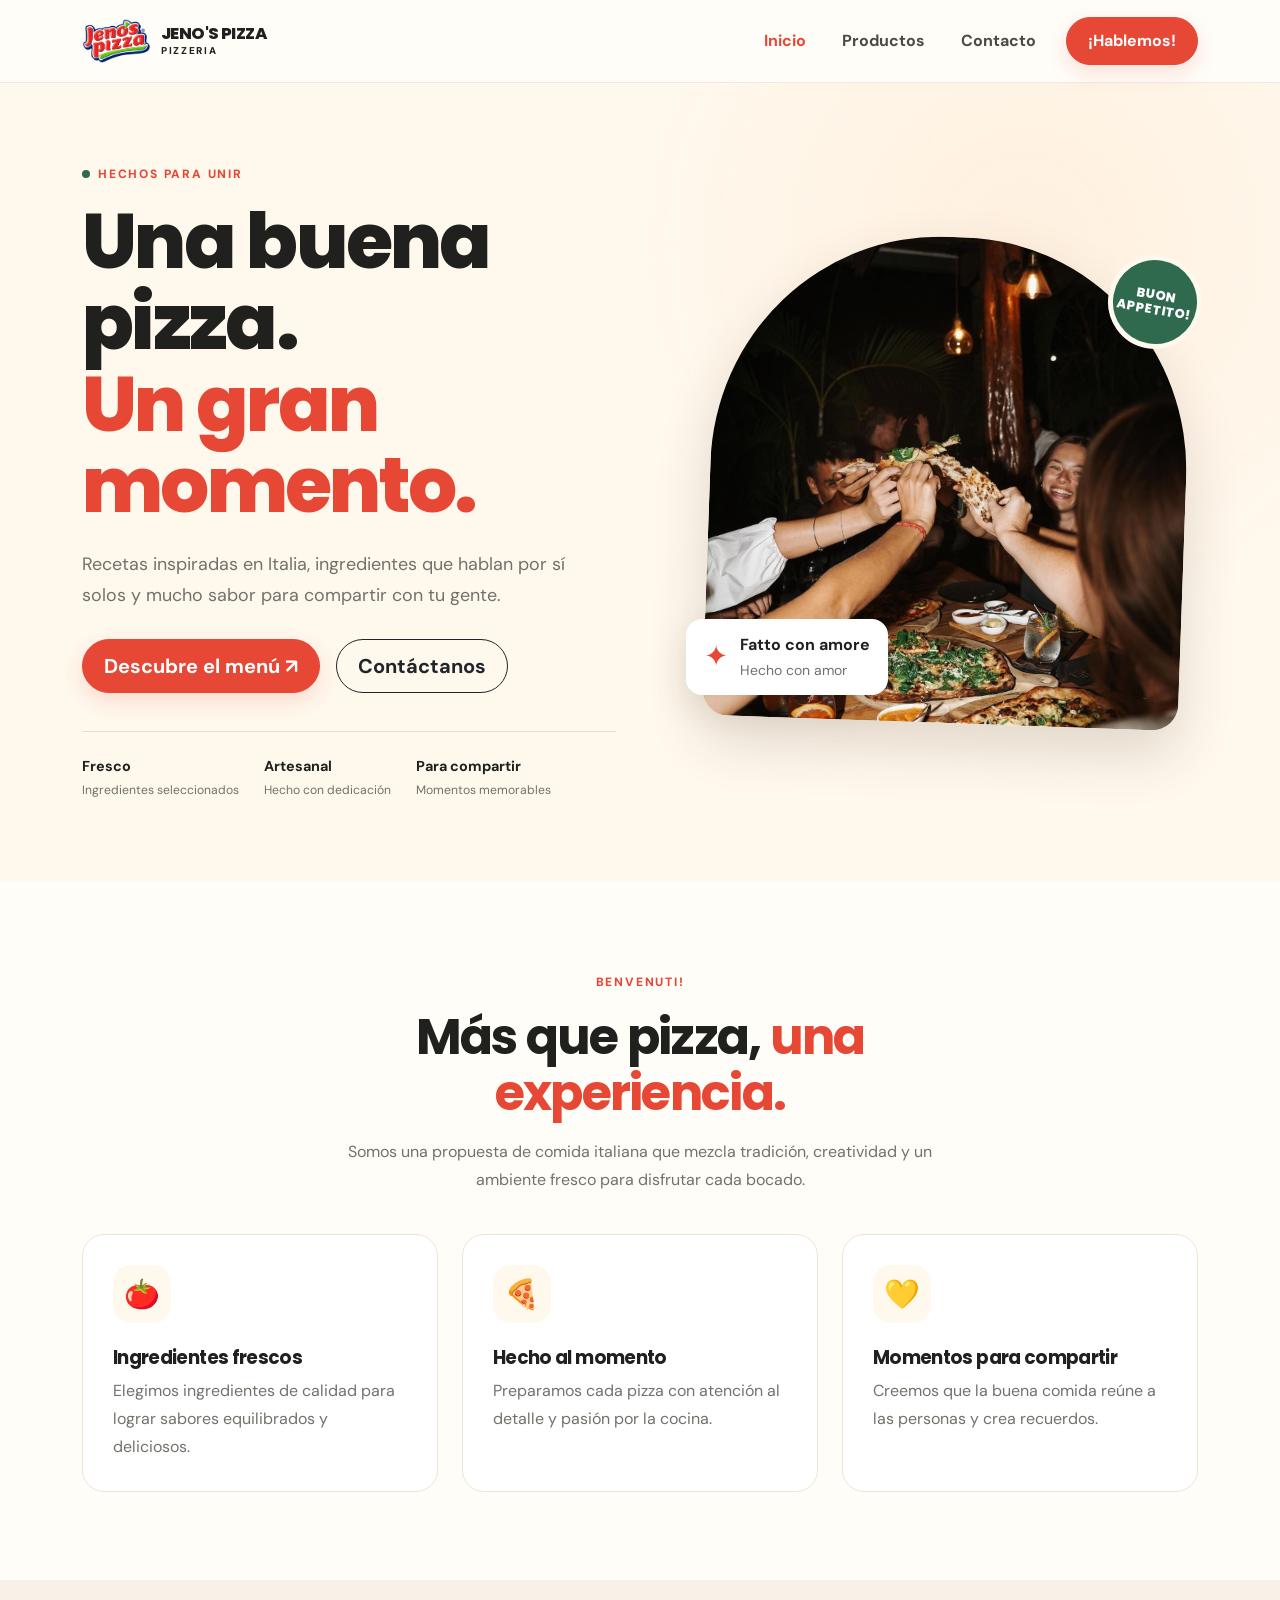
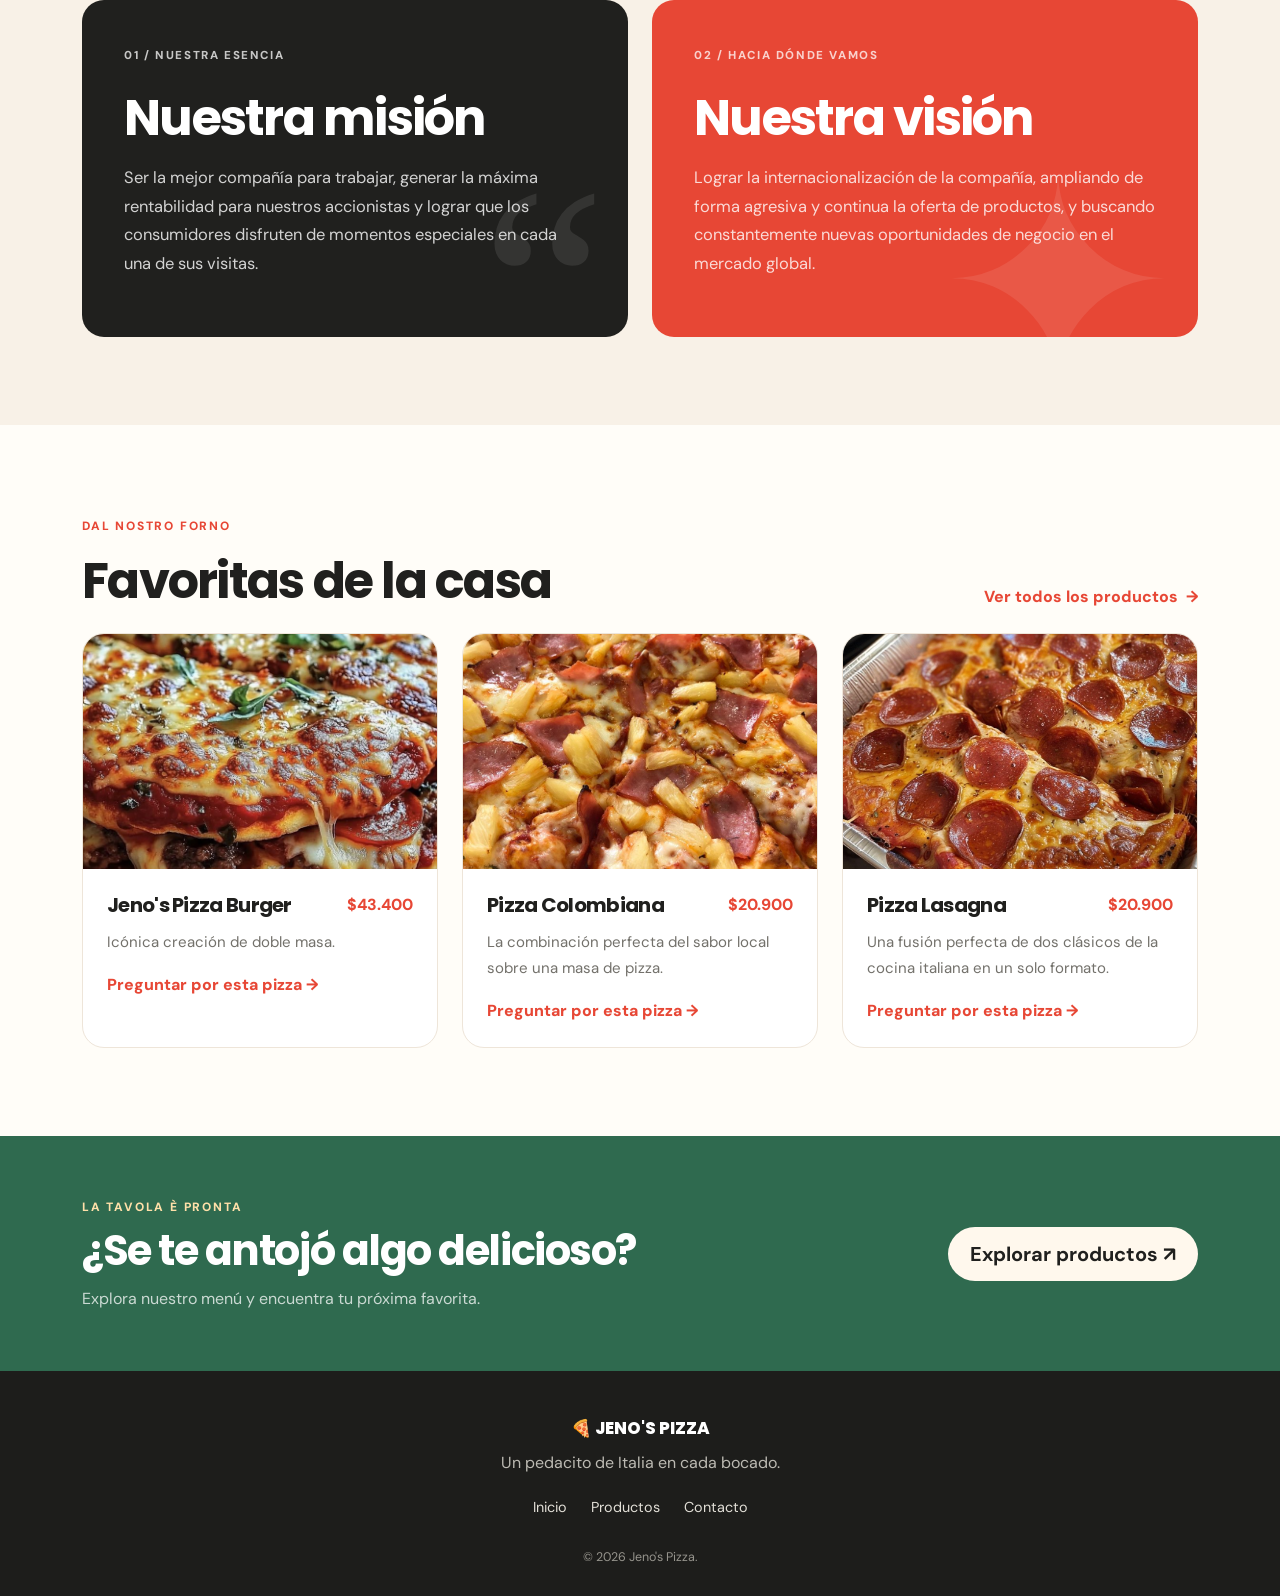
<file: index.html>
<!doctype html>
<html lang="es">

<head>
  <meta charset="utf-8">
  <meta name="viewport" content="width=device-width, initial-scale=1">
  <meta name="description" content="Pizzería italiana: pizzas artesanales, ingredientes frescos y momentos para compartir.">
  <link rel="icon" href="img/logo.png">
  <title>JENO'S PIZZA | Inicio</title>

  <!-- Fuentes -->
  <link rel="preconnect" href="https://fonts.googleapis.com">
  <link rel="preconnect" href="https://fonts.gstatic.com" crossorigin>
  <link href="https://fonts.googleapis.com/css2?family=DM+Sans:wght@400;500;600;700&family=Poppins:wght@500;600;700;800&display=swap" rel="stylesheet">

  <!-- Bootstrap -->
  <link href="https://cdn.jsdelivr.net/npm/bootstrap@5.3.3/dist/css/bootstrap.min.css" rel="stylesheet">

  <!-- Estilos -->
  <link rel="stylesheet" href="css/styles.css">
</head>

<body>

  <!-- ===== NAVBAR ===== -->
  <nav class="navbar navbar-expand-lg sticky-top site-navbar">
    <div class="container">
      <a class="navbar-brand brand-lockup" href="index.html">
        <img class="brand-logo" src="img/logo.png" alt="Jeno's Pizza, inicio" height="44">
        <span class="brand-name">JENO'S PIZZA<small>PIZZERIA</small></span>
      </a>

      <!-- Botón hamburguesa -->
      <button class="navbar-toggler" type="button"
              data-bs-toggle="collapse" data-bs-target="#mainNav"
              aria-controls="mainNav" aria-expanded="false" aria-label="Abrir menú">
        <span class="navbar-toggler-icon"></span>
      </button>

      <div class="collapse navbar-collapse" id="mainNav">
        <ul class="navbar-nav ms-auto align-items-lg-center gap-lg-2">
          <li class="nav-item"><a class="nav-link active" aria-current="page" href="index.html">Inicio</a></li>
          <li class="nav-item"><a class="nav-link" href="productos.html">Productos</a></li>
          <li class="nav-item"><a class="nav-link" href="contacto.html">Contacto</a></li>
          <li class="nav-item ms-lg-2"><a class="btn btn-tomato" href="contacto.html#formulario">¡Hablemos!</a></li>
        </ul>
      </div>
    </div>
  </nav>

  <main>

    <!-- ===== HERO ===== -->
    <section class="hero-section">
      <div class="container">
        <div class="row align-items-center g-5">

          <div class="col-lg-6">
            <span class="eyebrow"><span class="eyebrow-dot"></span> Hechos para unir</span>
            <h1>Una buena pizza.<br><span class="text-tomato">Un gran momento.</span></h1>
            <p class="hero-copy">
              Recetas inspiradas en Italia, ingredientes que hablan por sí solos y mucho sabor para compartir con tu gente.
            </p>

            <div class="d-flex flex-wrap gap-3">
              <a class="btn btn-tomato btn-lg" href="productos.html">Descubre el menú <span aria-hidden="true">↗</span></a>
              <a class="btn btn-outline-dark btn-lg" href="contacto.html">Contáctanos</a>
            </div>

            <div class="hero-highlights">
              <div><strong>Fresco</strong><span>Ingredientes seleccionados</span></div>
              <div><strong>Artesanal</strong><span>Hecho con dedicación</span></div>
              <div><strong>Para compartir</strong><span>Momentos memorables</span></div>
            </div>
          </div>

          <div class="col-lg-6">
            <div class="hero-image-wrap">
              <img class="hero-image"
                   src="img/inicio.jpg"
                   alt="Pizza artesanal recién horneada con queso y albahaca">
              <div class="floating-note">
                <span aria-hidden="true">✦</span>
                <div><strong>Fatto con amore</strong><small>Hecho con amor</small></div>
              </div>
              <div class="hero-sticker" aria-hidden="true">BUON<br>APPETITO!</div>
            </div>
          </div>

        </div>
      </div>
    </section>

    <!-- ===== INTRODUCCIÓN / VALORES ===== -->
    <section class="section-padding intro-section">
      <div class="container">
        <div class="section-heading text-center mx-auto">
          <span class="eyebrow">Benvenuti!</span>
          <h2>Más que pizza, <span class="text-tomato">una experiencia.</span></h2>
          <p>Somos una propuesta de comida italiana que mezcla tradición, creatividad y un ambiente fresco para disfrutar cada bocado.</p>
        </div>

        <div class="row g-4 mt-3">
          <div class="col-md-4">
            <article class="value-card">
              <div class="value-icon" aria-hidden="true">🍅</div>
              <h3>Ingredientes frescos</h3>
              <p>Elegimos ingredientes de calidad para lograr sabores equilibrados y deliciosos.</p>
            </article>
          </div>

          <div class="col-md-4">
            <article class="value-card">
              <div class="value-icon" aria-hidden="true">🍕</div>
              <h3>Hecho al momento</h3>
              <p>Preparamos cada pizza con atención al detalle y pasión por la cocina.</p>
            </article>
          </div>

          <div class="col-md-4">
            <article class="value-card">
              <div class="value-icon" aria-hidden="true">💛</div>
              <h3>Momentos para compartir</h3>
              <p>Creemos que la buena comida reúne a las personas y crea recuerdos.</p>
            </article>
          </div>
        </div>
      </div>
    </section>

    <!-- ===== MISIÓN Y VISIÓN ===== -->
    <section class="mission-section section-padding">
      <div class="container">
        <div class="row g-4 align-items-stretch">

          <div class="col-lg-6">
            <article class="mission-card mission-dark">
              <span class="card-kicker">01 / Nuestra esencia</span>
              <h2>Nuestra misión</h2>
              <p>Ser la mejor compañía para trabajar, generar la máxima rentabilidad para nuestros accionistas y lograr que los consumidores disfruten de momentos especiales en cada una de sus visitas.</p>
              <span class="decorative-mark" aria-hidden="true">“</span>
            </article>
          </div>

          <div class="col-lg-6">
            <article class="mission-card mission-red">
              <span class="card-kicker">02 / Hacia dónde vamos</span>
              <h2>Nuestra visión</h2>
              <p>Lograr la internacionalización de la compañía, ampliando de forma agresiva y continua la oferta de productos, y buscando constantemente nuevas oportunidades de negocio en el mercado global.</p>
              <span class="decorative-mark" aria-hidden="true">✦</span>
            </article>
          </div>

        </div>
      </div>
    </section>

    <!-- ===== FAVORITAS DE LA CASA ===== -->
    <section class="section-padding featured-section">
      <div class="container">

        <div class="d-flex flex-column flex-md-row align-items-md-end justify-content-between gap-3 mb-4">
          <div>
            <span class="eyebrow">Dal nostro forno</span>
            <h2 class="mb-0">Favoritas de la casa</h2>
          </div>
          <a class="text-link" href="productos.html">Ver todos los productos <span aria-hidden="true">→</span></a>
        </div>

        <div class="row g-4">

          <div class="col-md-4">
            <article class="product-card">
              <img src="img/pizzaburger.jpg"
                   alt="Pizza Margherita con tomate, queso y albahaca" loading="lazy">
              <div class="product-card-body">
                <div class="product-title-row">
                  <h3>Jeno's Pizza Burger</h3>
                  <span class="price">$43.400</span>
                </div>
                <p>Icónica creación de doble masa.</p>
                <a href="contacto.html#formulario" class="text-link">Preguntar por esta pizza →</a>
              </div>
            </article>
          </div>

          <div class="col-md-4">
            <article class="product-card">
              <img src="img/colombiana.jpg"
                   alt="Pizza de pepperoni recién horneada" loading="lazy">
              <div class="product-card-body">
                <div class="product-title-row">
                  <h3>Pizza Colombiana</h3>
                  <span class="price">$20.900</span>
                </div>
                <p>La combinación perfecta del sabor local sobre una masa de pizza.</p>
                <a href="contacto.html#formulario" class="text-link">Preguntar por esta pizza →</a>
              </div>
            </article>
          </div>

          <div class="col-md-4">
            <article class="product-card">
              <img src="img/lasagna.jpg"
                   alt="Pizza artesanal con variedad de ingredientes" loading="lazy">
              <div class="product-card-body">
                <div class="product-title-row">
                  <h3>Pizza Lasagna</h3>
                  <span class="price">$20.900</span>
                </div>
                <p>Una fusión perfecta de dos clásicos de la cocina italiana en un solo formato.</p>
                <a href="contacto.html#formulario" class="text-link">Preguntar por esta pizza →</a>
              </div>
            </article>
          </div>

        </div>
      </div>
    </section>

    <!-- ===== LLAMADO A LA ACCIÓN ===== -->
    <section class="cta-band">
      <div class="container d-flex flex-column flex-md-row align-items-md-center justify-content-between gap-3">
        <div>
          <span class="eyebrow eyebrow-light">La tavola è pronta</span>
          <h2>¿Se te antojó algo delicioso?</h2>
          <p>Explora nuestro menú y encuentra tu próxima favorita.</p>
        </div>
        <a href="productos.html" class="btn btn-cream btn-lg">Explorar productos ↗</a>
      </div>
    </section>

  </main>

  <!-- ===== FOOTER ===== -->
  <footer class="site-footer">
    <div class="container footer-inner">
      <a class="footer-brand" href="index.html">🍕 JENO'S PIZZA</a>
      <p>Un pedacito de Italia en cada bocado.</p>

      <nav class="footer-links" aria-label="Enlaces del pie de página">
        <a href="index.html">Inicio</a>
        <a href="productos.html">Productos</a>
        <a href="contacto.html">Contacto</a>
      </nav>

      <small>© <span class="current-year"></span> Jeno's Pizza.</small>
    </div>
  </footer>

  <!-- Bootstrap JS -->
  <script src="https://cdn.jsdelivr.net/npm/bootstrap@5.3.3/dist/js/bootstrap.bundle.min.js"></script>

  <!-- Año automático en el footer -->
  <script>
    document.querySelectorAll('.current-year').forEach(function (el) {
      el.textContent = new Date().getFullYear();
    });
  </script>
</body>

</html>
</file>
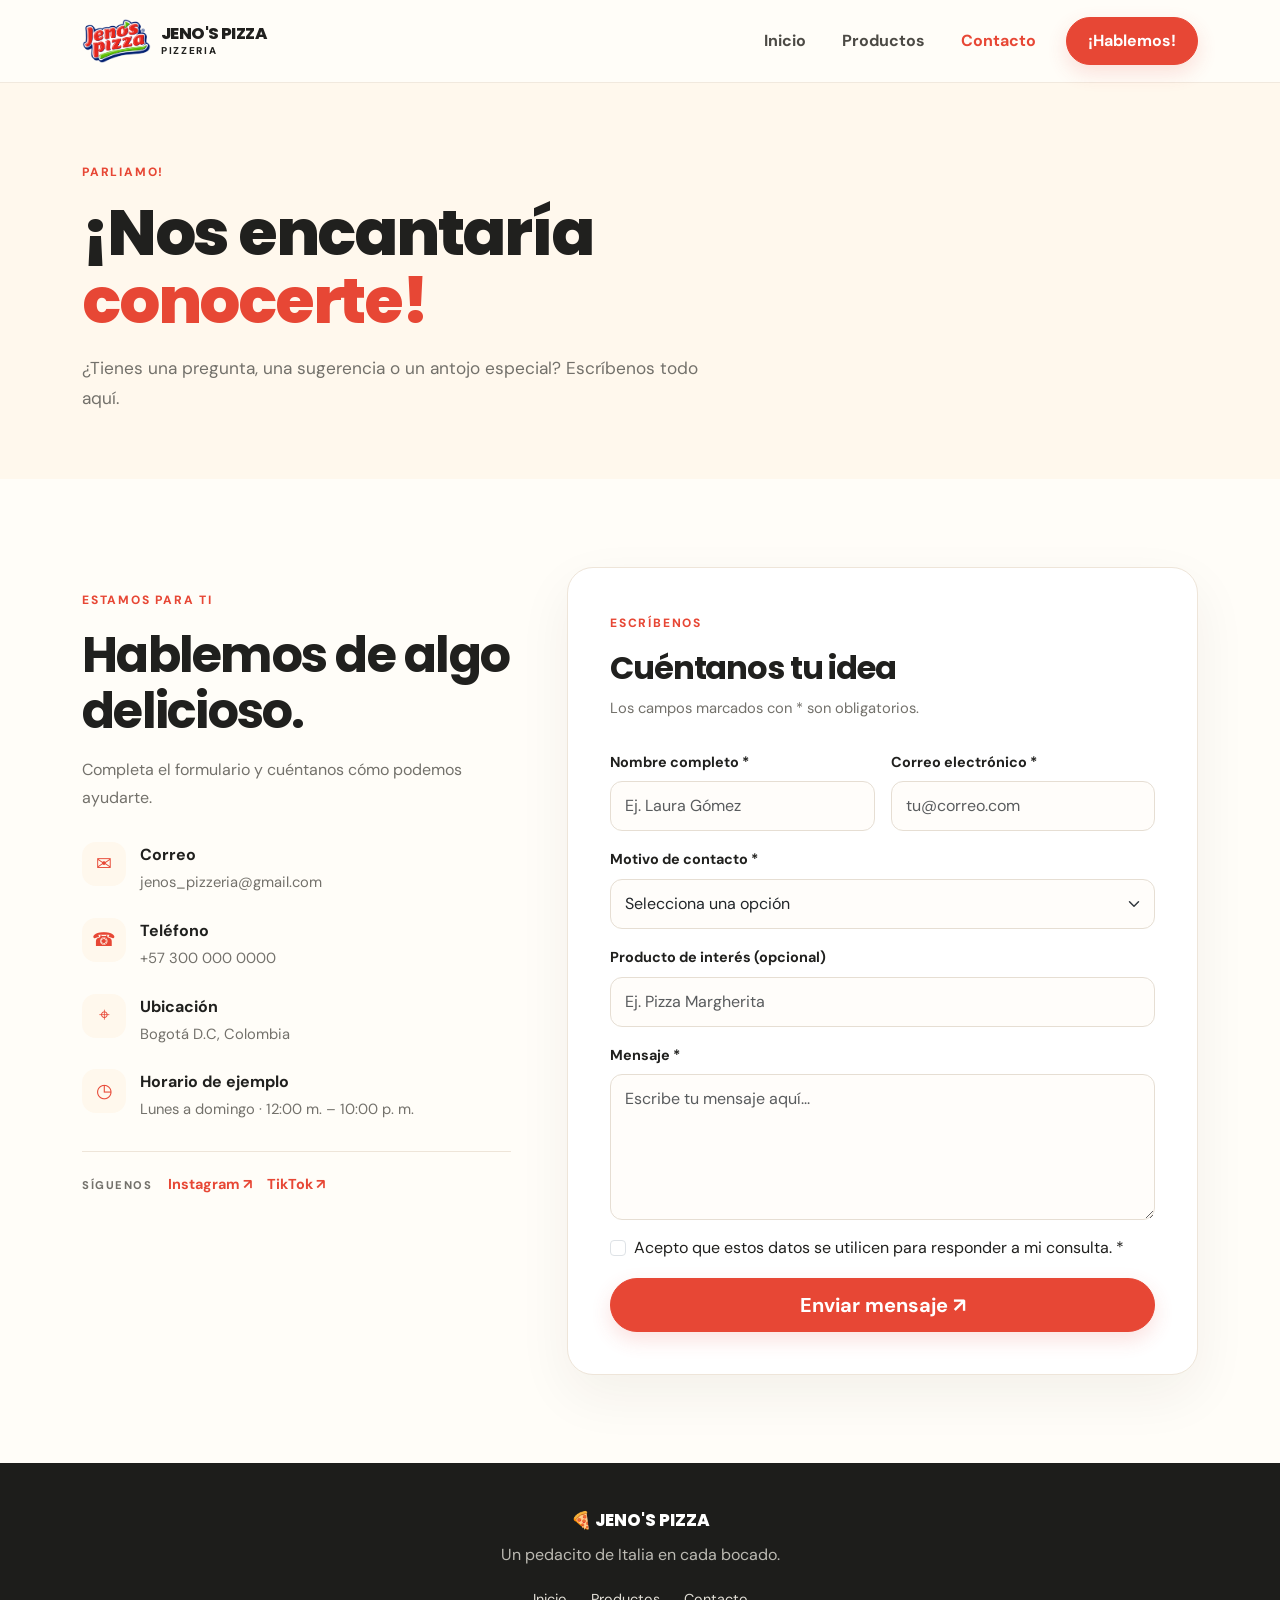
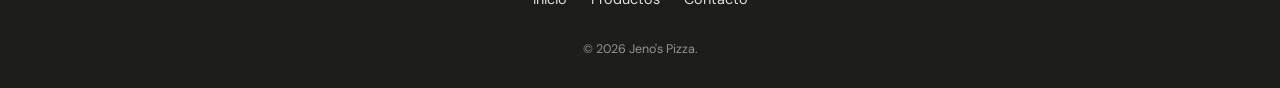
<file: contacto.html>
<!doctype html>
<html lang="es">

<head>
  <meta charset="utf-8">
  <meta name="viewport" content="width=device-width, initial-scale=1">
  <meta name="description" content="Contacta a nuestra pizzería italiana. Cuéntanos qué se te antoja.">
  <link rel="icon" href="img/logo.png">
  <title>Contacto | JENO'S PIZZA</title>

  <!-- Fuentes -->
  <link rel="preconnect" href="https://fonts.googleapis.com">
  <link rel="preconnect" href="https://fonts.gstatic.com" crossorigin>
  <link href="https://fonts.googleapis.com/css2?family=DM+Sans:wght@400;500;600;700&family=Poppins:wght@500;600;700;800&display=swap" rel="stylesheet">

  <!-- Bootstrap -->
  <link href="https://cdn.jsdelivr.net/npm/bootstrap@5.3.3/dist/css/bootstrap.min.css" rel="stylesheet">

  <!-- Estilos propios -->
  <link rel="stylesheet" href="css/styles.css">
</head>

<body>

  <!-- ===== NAVBAR ===== -->
  <nav class="navbar navbar-expand-lg sticky-top site-navbar">
    <div class="container">
      <a class="navbar-brand brand-lockup" href="index.html">
        <img class="brand-logo" src="img/logo.png" alt="Jeno's Pizza, inicio" height="44">
        <span class="brand-name">JENO'S PIZZA<small>PIZZERIA</small></span>
      </a>

      <!-- Botón hamburguesa (visible solo en celular/tablet) -->
      <button class="navbar-toggler" type="button"
              data-bs-toggle="collapse" data-bs-target="#mainNav"
              aria-controls="mainNav" aria-expanded="false" aria-label="Abrir menú">
        <span class="navbar-toggler-icon"></span>
      </button>

      <div class="collapse navbar-collapse" id="mainNav">
        <ul class="navbar-nav ms-auto align-items-lg-center gap-lg-2">
          <li class="nav-item"><a class="nav-link" href="index.html">Inicio</a></li>
          <li class="nav-item"><a class="nav-link" href="productos.html">Productos</a></li>
          <li class="nav-item"><a class="nav-link active" aria-current="page" href="contacto.html">Contacto</a></li>
          <li class="nav-item ms-lg-2"><a class="btn btn-tomato" href="#formulario">¡Hablemos!</a></li>
        </ul>
      </div>
    </div>
  </nav>

  <main>

    <!-- ===== ENCABEZADO DE LA PÁGINA ===== -->
    <section class="page-hero">
      <div class="container">
        <span class="eyebrow">Parliamo!</span>
        <h1>¡Nos encantaría <span class="text-tomato">conocerte!</span></h1>
        <p>¿Tienes una pregunta, una sugerencia o un antojo especial? Escríbenos todo aquí.</p>
      </div>
    </section>

    <!-- ===== CONTACTO ===== -->
    <section class="section-padding contact-section">
      <div class="container">
        <div class="row g-5">

          <!-- Información de contacto -->
          <div class="col-lg-5">
            <div class="contact-info">
              <span class="eyebrow">Estamos para ti</span>
              <h2>Hablemos de algo delicioso.</h2>
              <p>Completa el formulario y cuéntanos cómo podemos ayudarte.</p>

              <div class="contact-detail">
                <span class="contact-icon" aria-hidden="true">✉</span>
                <div><strong>Correo</strong><p>jenos_pizzeria@gmail.com</p></div>
              </div>

              <div class="contact-detail">
                <span class="contact-icon" aria-hidden="true">☎</span>
                <div><strong>Teléfono</strong><p>+57 300 000 0000</p></div>
              </div>

              <div class="contact-detail">
                <span class="contact-icon" aria-hidden="true">⌖</span>
                <div><strong>Ubicación</strong><p>Bogotá D.C, Colombia</p></div>
              </div>

              <div class="contact-detail">
                <span class="contact-icon" aria-hidden="true">◷</span>
                <div><strong>Horario de ejemplo</strong><p>Lunes a domingo · 12:00 m. – 10:00 p. m.</p></div>
              </div>

              <div class="contact-social">
                <span>SÍGUENOS</span>
                <a href="https://www.tiktok.com/@jenos.pizza">Instagram ↗</a>
                <a href="https://www.tiktok.com/@jenos.pizza">TikTok ↗</a>
              </div>
            </div>
          </div>

          <!-- Formulario -->
          <div class="col-lg-7" id="formulario">
            <div class="form-card">
              <div class="form-heading">
                <span class="eyebrow">Escríbenos</span>
                <h2>Cuéntanos tu idea</h2>
                <p>Los campos marcados con * son obligatorios.</p>
              </div>

              <form id="contact-form" class="needs-validation" novalidate>
                <div class="row g-3">

                  <div class="col-md-6">
                    <label class="form-label" for="nombre">Nombre completo *</label>
                    <input class="form-control" id="nombre" name="nombre" type="text"
                           placeholder="Ej. Laura Gómez" minlength="2" required>
                    <div class="invalid-feedback">Escribe tu nombre (mínimo 2 caracteres).</div>
                  </div>

                  <div class="col-md-6">
                    <label class="form-label" for="correo">Correo electrónico *</label>
                    <input class="form-control" id="correo" name="correo" type="email"
                           placeholder="tu@correo.com" required>
                    <div class="invalid-feedback">Ingresa un correo válido.</div>
                  </div>

                  <div class="col-12">
                    <label class="form-label" for="asunto">Motivo de contacto *</label>
                    <select class="form-select" id="asunto" name="asunto" required>
                      <option value="" selected disabled>Selecciona una opción</option>
                      <option>Consulta sobre productos</option>
                      <option>Evento o pedido especial</option>
                      <option>Sugerencia</option>
                      <option>Otro motivo</option>
                    </select>
                    <div class="invalid-feedback">Selecciona un motivo de contacto.</div>
                  </div>

                  <div class="col-12">
                    <label class="form-label" for="producto">Producto de interés (opcional)</label>
                    <input class="form-control" id="producto" name="producto" type="text"
                           placeholder="Ej. Pizza Margherita">
                  </div>

                  <div class="col-12">
                    <label class="form-label" for="mensaje">Mensaje *</label>
                    <textarea class="form-control" id="mensaje" name="mensaje" rows="5"
                              placeholder="Escribe tu mensaje aquí..." minlength="10" required></textarea>
                    <div class="invalid-feedback">Cuéntanos un poco más (mínimo 10 caracteres).</div>
                  </div>

                  <div class="col-12">
                    <div class="form-check">
                      <input class="form-check-input" type="checkbox" value="acepto" id="privacidad" required>
                      <label class="form-check-label" for="privacidad">
                        Acepto que estos datos se utilicen para responder a mi consulta. *
                      </label>
                      <div class="invalid-feedback">Debes aceptar para continuar.</div>
                    </div>
                  </div>

                  <div class="col-12">
                    <button class="btn btn-tomato btn-lg w-100" type="submit">
                      Enviar mensaje <span aria-hidden="true">↗</span>
                    </button>
                  </div>

                </div>

                <div id="form-success" class="alert alert-success mt-4 mb-0" role="status" hidden>
                  ¡Gracias por tus comentarios! Estamos trabajando para mejorar por ti y todos nuestros clientes.
                </div>
              </form>
            </div>
          </div>

        </div>
      </div>
    </section>

  </main>

  <!-- ===== FOOTER ===== -->
  <footer class="site-footer">
    <div class="container footer-inner">
      <a class="footer-brand" href="index.html">🍕 JENO'S PIZZA</a>
      <p>Un pedacito de Italia en cada bocado.</p>

      <nav class="footer-links" aria-label="Enlaces del pie de página">
        <a href="index.html">Inicio</a>
        <a href="productos.html">Productos</a>
        <a href="contacto.html">Contacto</a>
      </nav>

      <small>© <span class="current-year"></span> Jeno's Pizza.</small>
    </div>
  </footer>

  <!-- Bootstrap JS -->
  <script src="https://cdn.jsdelivr.net/npm/bootstrap@5.3.3/dist/js/bootstrap.bundle.min.js"></script>

  <script>
    // Año automático en el footer
    document.querySelectorAll('.current-year').forEach(function (el) {
      el.textContent = new Date().getFullYear();
    });

    // Si llegas desde "Consultar producto", rellena el campo con ese producto
    var producto = new URLSearchParams(window.location.search).get('producto');
    if (producto) {
      document.getElementById('producto').value = producto;
    }

    // Validación del formulario (Bootstrap) + mensaje de confirmación de prueba
    var form = document.getElementById('contact-form');
    var success = document.getElementById('form-success');

    form.addEventListener('submit', function (event) {
      event.preventDefault();

      if (!form.checkValidity()) {
        event.stopPropagation();
        form.classList.add('was-validated');
        success.hidden = true;
        return;
      }

      // Formulario válido: mostramos la confirmación y limpiamos los campos
      success.hidden = false;
      form.reset();
      form.classList.remove('was-validated');
    });
  </script>
</body>

</html>
</file>
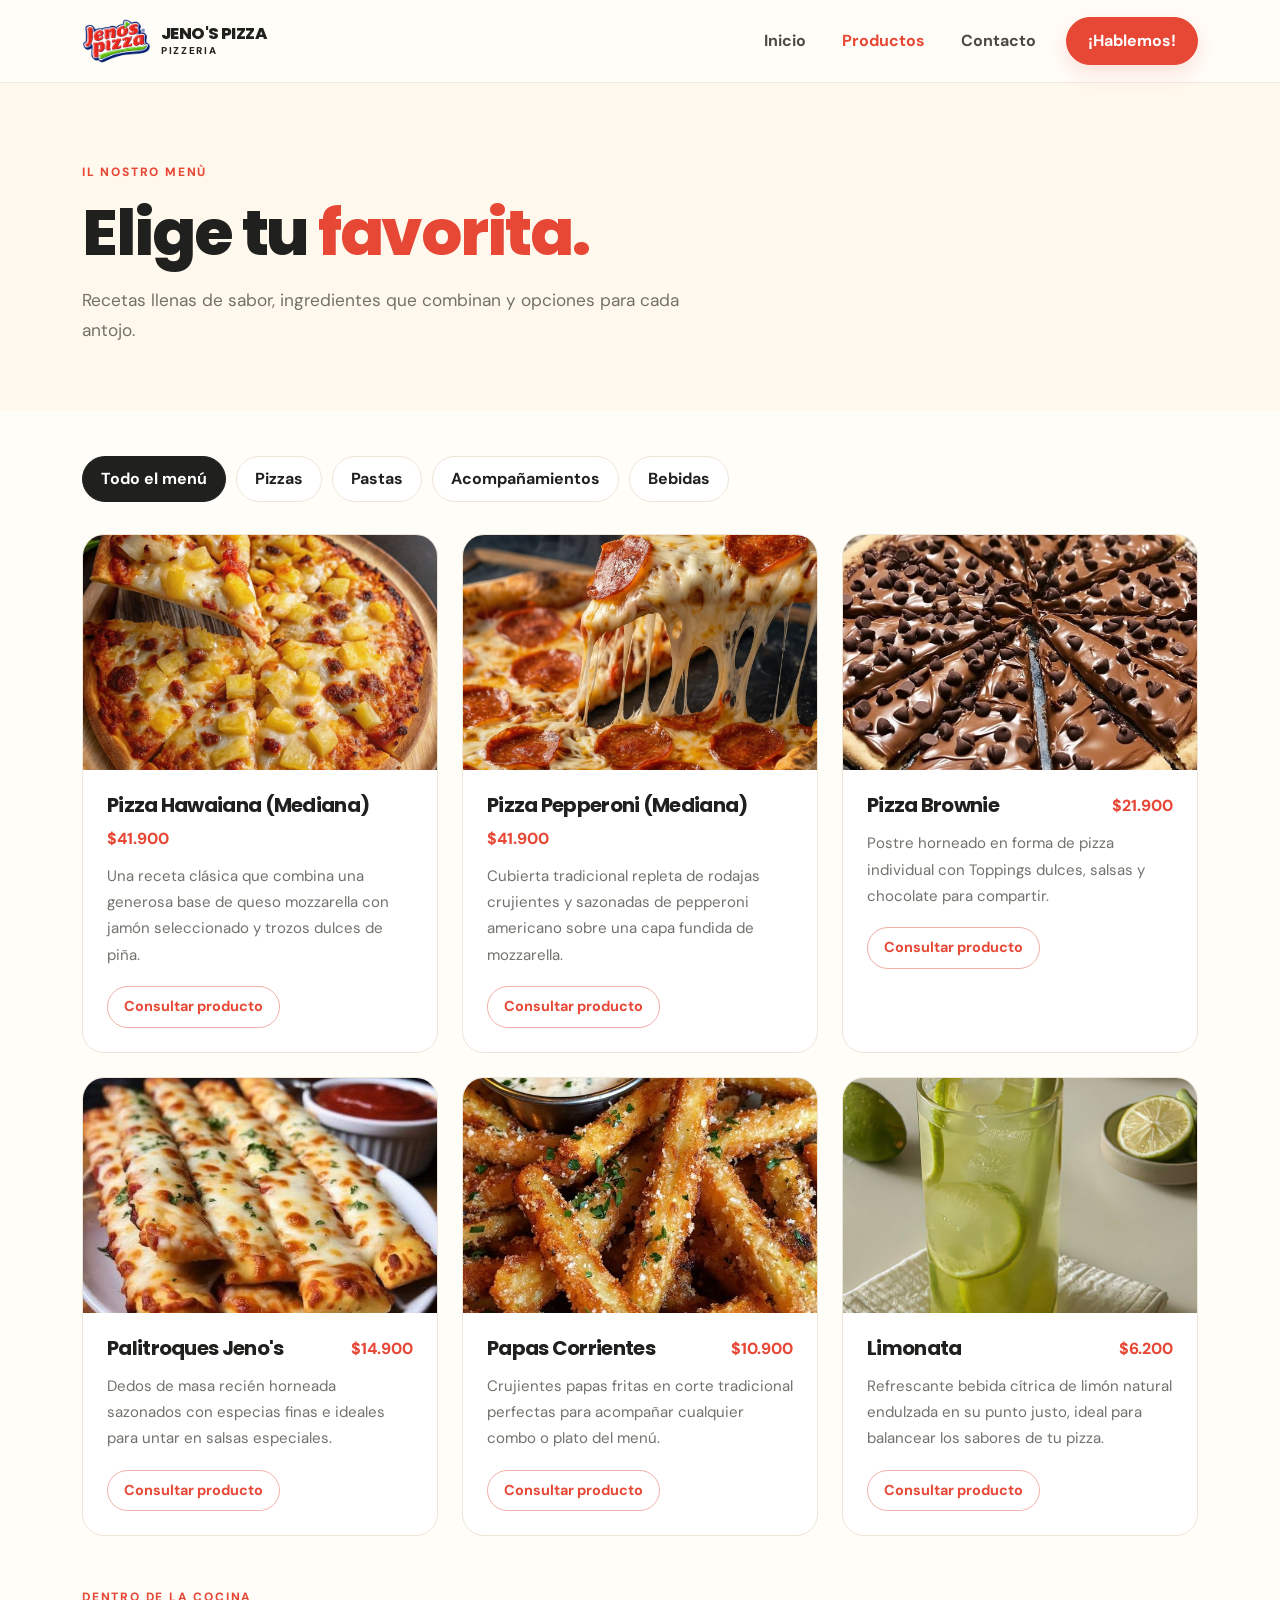
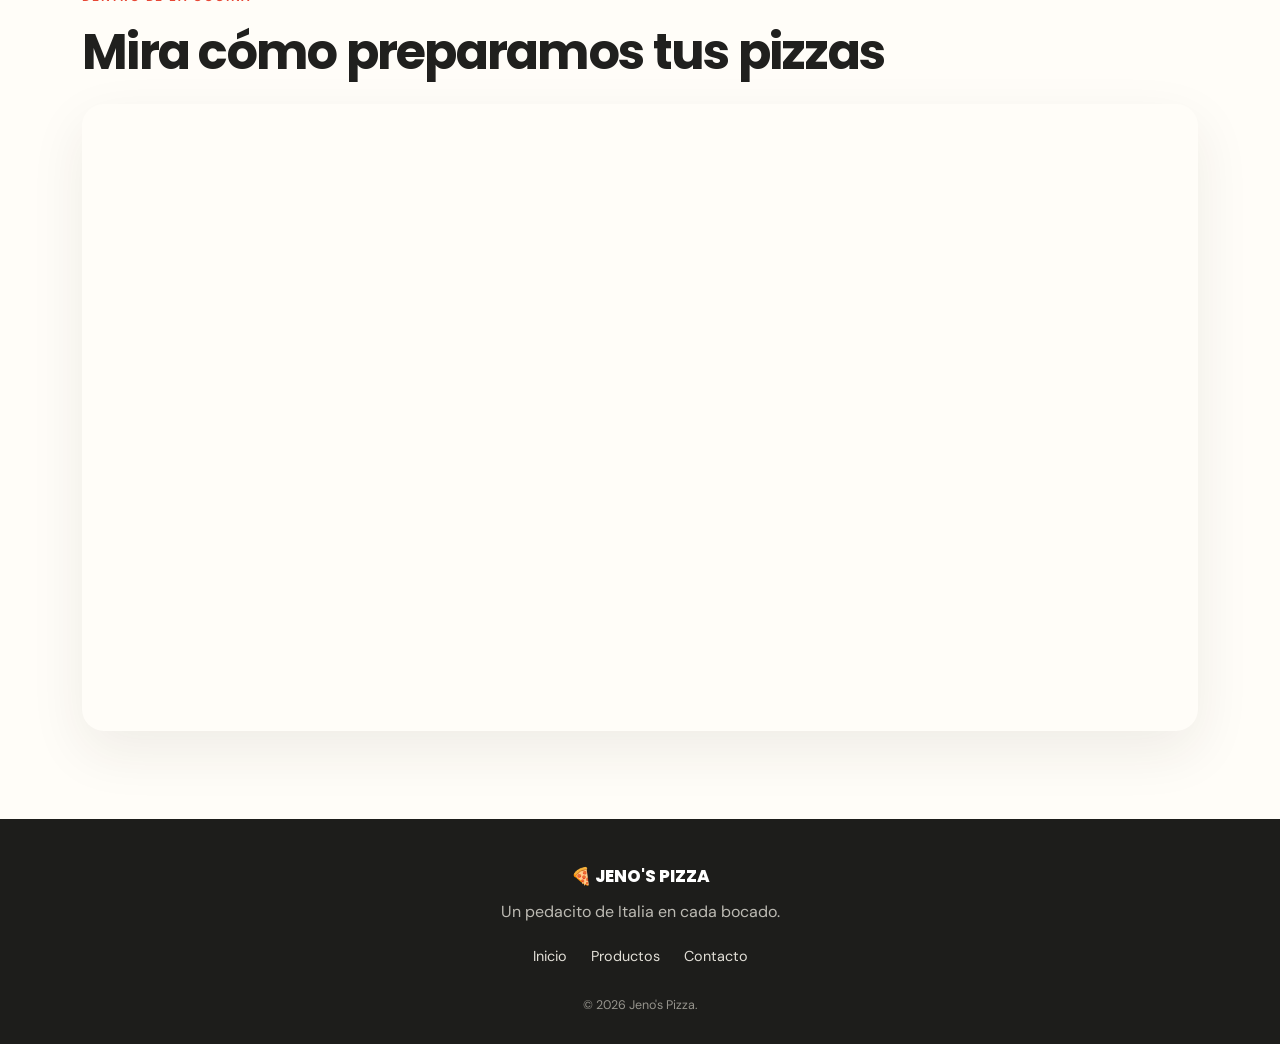
<file: productos.html>
<!doctype html>
<html lang="es">

<head>
  <meta charset="utf-8">
  <meta name="viewport" content="width=device-width, initial-scale=1">
  <meta name="description" content="Conoce el menú de pizzas y productos italianos de nuestra pizzería.">
  <link rel="icon" href="img/logo.png">
  <title>Productos | JENO'S PIZZA</title>

  <!-- Fuentes -->
  <link rel="preconnect" href="https://fonts.googleapis.com">
  <link rel="preconnect" href="https://fonts.gstatic.com" crossorigin>
  <link href="https://fonts.googleapis.com/css2?family=DM+Sans:wght@400;500;600;700&family=Poppins:wght@500;600;700;800&display=swap" rel="stylesheet">

  <!-- Bootstrap -->
  <link href="https://cdn.jsdelivr.net/npm/bootstrap@5.3.3/dist/css/bootstrap.min.css" rel="stylesheet">

  <!-- Estilos propios -->
  <link rel="stylesheet" href="css/styles.css">
</head>

<body>

  <!-- ===== NAVBAR ===== -->
  <nav class="navbar navbar-expand-lg sticky-top site-navbar">
    <div class="container">
      <a class="navbar-brand brand-lockup" href="index.html">
        <img class="brand-logo" src="img/logo.png" alt="Jeno's Pizza, inicio" height="44">
        <span class="brand-name">JENO'S PIZZA<small>PIZZERIA</small></span>
      </a>

      <!-- Botón hamburguesa (visible solo en celular/tablet) -->
      <button class="navbar-toggler" type="button"
              data-bs-toggle="collapse" data-bs-target="#mainNav"
              aria-controls="mainNav" aria-expanded="false" aria-label="Abrir menú">
        <span class="navbar-toggler-icon"></span>
      </button>

      <div class="collapse navbar-collapse" id="mainNav">
        <ul class="navbar-nav ms-auto align-items-lg-center gap-lg-2">
          <li class="nav-item"><a class="nav-link" href="index.html">Inicio</a></li>
          <li class="nav-item"><a class="nav-link active" aria-current="page" href="productos.html">Productos</a></li>
          <li class="nav-item"><a class="nav-link" href="contacto.html">Contacto</a></li>
          <li class="nav-item ms-lg-2"><a class="btn btn-tomato" href="contacto.html#formulario">¡Hablemos!</a></li>
        </ul>
      </div>
    </div>
  </nav>

  <main>

    <!-- ===== ENCABEZADO DE LA PÁGINA ===== -->
    <section class="page-hero">
      <div class="container">
        <span class="eyebrow">Il nostro menù</span>
        <h1>Elige tu <span class="text-tomato">favorita.</span></h1>
        <p>Recetas llenas de sabor, ingredientes que combinan y opciones para cada antojo.</p>
      </div>
    </section>

    <!-- ===== PRODUCTOS ===== -->
    <section class="section-padding products-section">
      <div class="container">

        <!-- Filtros -->
        <div class="filter-bar" role="group" aria-label="Filtrar productos">
          <button class="filter-btn active" type="button" data-filter="todos" aria-pressed="true">Todo el menú</button>
          <button class="filter-btn" type="button" data-filter="pizzas" aria-pressed="false">Pizzas</button>
          <button class="filter-btn" type="button" data-filter="pastas" aria-pressed="false">Pastas</button>
          <button class="filter-btn" type="button" data-filter="acompanamientos" aria-pressed="false">Acompañamientos</button>
          <button class="filter-btn" type="button" data-filter="bebidas" aria-pressed="false">Bebidas</button>
        </div>

        <div class="row g-4 product-grid">

          <div class="col-sm-6 col-lg-4 product-item" data-category="pizzas">
            <article class="product-card h-100">
              <img src="img/hawaiana.jpg"
                   alt="Pizza hawaiana" loading="lazy">
              <div class="product-card-body">
                <div class="product-title-row">
                  <h2>Pizza Hawaiana (Mediana)</h2>
                  <span class="price">$41.900</span>
                </div>
                <p>Una receta clásica que combina una generosa base de queso mozzarella con jamón seleccionado y trozos dulces de piña.</p>
                <a class="btn btn-outline-tomato" href="contacto.html?producto=Margherita#formulario">Consultar producto</a>
              </div>
            </article>
          </div>

          <div class="col-sm-6 col-lg-4 product-item" data-category="pizzas">
            <article class="product-card h-100">
              <img src="img/pepperoni.jpg"
                   alt="Pizza Pepperoni" loading="lazy">
              <div class="product-card-body">
                <div class="product-title-row">
                  <h2>Pizza Pepperoni (Mediana)</h2>
                  <span class="price">$41.900</span>
                </div>
                <p>Cubierta tradicional repleta de rodajas crujientes y sazonadas de pepperoni americano sobre una capa fundida de mozzarella.</p>
                <a class="btn btn-outline-tomato" href="contacto.html?producto=Pepperoni#formulario">Consultar producto</a>
              </div>
            </article>
          </div>

          <div class="col-sm-6 col-lg-4 product-item" data-category="pizzas">
            <article class="product-card h-100">
              <img src="img/brownie.jpg"
                   alt="Pizza brownie" loading="lazy">
              <div class="product-card-body">
                <div class="product-title-row">
                  <h2>Pizza Brownie</h2>
                  <span class="price">$21.900</span>
                </div>
                <p>Postre horneado en forma de pizza individual con Toppings dulces, salsas y chocolate para compartir.</p>
                <a class="btn btn-outline-tomato" href="contacto.html?producto=La%20Speciale#formulario">Consultar producto</a>
              </div>
            </article>
          </div>

          <div class="col-sm-6 col-lg-4 product-item" data-category="pastas">
            <article class="product-card h-100">
              <img src="img/palitroques.jpg"
                   alt="Pasta palitroques" loading="lazy">
              <div class="product-card-body">
                <div class="product-title-row">
                  <h2>Palitroques Jeno's</h2>
                  <span class="price">$14.900</span>
                </div>
                <p>Dedos de masa recién horneada sazonados con especias finas e ideales para untar en salsas especiales.</p>
                <a class="btn btn-outline-tomato" href="contacto.html?producto=Pasta%20al%20Pomodoro#formulario">Consultar producto</a>
              </div>
            </article>
          </div>

          <div class="col-sm-6 col-lg-4 product-item" data-category="acompanamientos">
            <article class="product-card h-100">
              <img src="img/papas.jpg"
                   alt="Papas crocantes" loading="lazy">
              <div class="product-card-body">
                <div class="product-title-row">
                  <h2>Papas Corrientes</h2>
                  <span class="price">$10.900</span>
                </div>
                <p>Crujientes papas fritas en corte tradicional perfectas para acompañar cualquier combo o plato del menú.</p>
                <a class="btn btn-outline-tomato" href="contacto.html?producto=Patate%20croccanti#formulario">Consultar producto</a>
              </div>
            </article>
          </div>

          <div class="col-sm-6 col-lg-4 product-item" data-category="bebidas">
            <article class="product-card h-100">
              <img src="img/limonada.jpg"
                   alt="Bebida refrescante" loading="lazy">
              <div class="product-card-body">
                <div class="product-title-row">
                  <h2>Limonata</h2>
                  <span class="price">$6.200</span>
                </div>
                <p>Refrescante bebida cítrica de limón natural endulzada en su punto justo, ideal para balancear los sabores de tu pizza.</p>
                <a class="btn btn-outline-tomato" href="contacto.html?producto=Limonata#formulario">Consultar producto</a>
              </div>
            </article>
          </div>

        </div>
        <!-- ===== VIDEO ===== -->
        <div class="video-section mt-5">
          <span class="eyebrow">Dentro de la cocina</span>
          <h2 class="mb-4">Mira cómo preparamos tus pizzas</h2>

          <div class="ratio ratio-16x9">
            <iframe src="https://www.youtube.com/embed/fyg9zst77dI?si=F3S-U-VQcXf7vacx"
                    title="Video de Jeno's Pizza: preparación de nuestras pizzas"
                    loading="lazy"
                    allow="accelerometer; autoplay; clipboard-write; encrypted-media; gyroscope; picture-in-picture"
                    referrerpolicy="strict-origin-when-cross-origin"
                    allowfullscreen></iframe>
          </div>
        </div>

      </div>
      </div>
    </section>

  </main>

  <!-- ===== FOOTER ===== -->
  <footer class="site-footer">
    <div class="container footer-inner">
      <a class="footer-brand" href="index.html">🍕 JENO'S PIZZA</a>
      <p>Un pedacito de Italia en cada bocado.</p>

      <nav class="footer-links" aria-label="Enlaces del pie de página">
        <a href="index.html">Inicio</a>
        <a href="productos.html">Productos</a>
        <a href="contacto.html">Contacto</a>
      </nav>

      <small>© <span class="current-year"></span> Jeno's Pizza.</small>
    </div>
  </footer>

  <!-- Bootstrap JS -->
  <script src="https://cdn.jsdelivr.net/npm/bootstrap@5.3.3/dist/js/bootstrap.bundle.min.js"></script>

  <script>
    // Año automático en el footer
    document.querySelectorAll('.current-year').forEach(function (el) {
      el.textContent = new Date().getFullYear();
    });

    // Filtro de productos por categoría
    var botones = document.querySelectorAll('.filter-btn');
    var productos = document.querySelectorAll('.product-item');

    botones.forEach(function (boton) {
      boton.addEventListener('click', function () {
        var filtro = boton.dataset.filter;

        // Marcar el botón activo
        botones.forEach(function (b) {
          var activo = (b === boton);
          b.classList.toggle('active', activo);
          b.setAttribute('aria-pressed', activo);
        });

        // Mostrar solo los productos de esa categoría
        productos.forEach(function (item) {
          item.hidden = !(filtro === 'todos' || item.dataset.category === filtro);
        });
      });
    });
  </script>
</body>

</html>
</file>
<file: css/styles.css>
:root {
  --tomato: #e74735;
  --tomato-dark: #c93325;
  --cream: #fff8ed;
  --paper: #fffdf8;
  --ink: #20201e;
  --muted: #73716b;
  --green: #2f6a4f;
  --line: #eee5d9;
  --radius: 22px;
}

html { scroll-behavior: smooth; }

body {
  background: var(--paper);
  color: var(--ink);
  font-family: "DM Sans", sans-serif;
  overflow-x: hidden;
}

img { max-width: 100%; }
a { text-decoration: none; }
p { color: var(--muted); line-height: 1.75; }

/* Evita que el navbar fijo tape el formulario al llegar con #formulario */
#formulario { scroll-margin-top: 100px; }


h1, h2, h3, h4, .brand-name {
  font-family: "Poppins", sans-serif;
  letter-spacing: -0.035em;
}
h1 { font-size: clamp(2.8rem, 6vw, 5.2rem); font-weight: 800; line-height: 1.06; }
h2 { font-size: clamp(2rem, 4vw, 3.1rem); font-weight: 700; line-height: 1.12; }
h3 { font-size: 1.15rem; font-weight: 700; }

.text-tomato { color: var(--tomato); }


/* ==========================================================================
   NAVBAR
   ========================================================================== */
.site-navbar {
  background: rgba(255, 253, 248, .96);
  backdrop-filter: blur(12px);
  border-bottom: 1px solid rgba(238, 229, 217, .8);
  padding: 14px 0;
}

.brand-lockup { display: inline-flex; align-items: center; gap: 10px; }

.brand-mark {
  display: inline-flex;
  align-items: center;
  justify-content: center;
  width: 44px;
  height: 44px;
  border-radius: 50%;
  background: var(--tomato);
  font-size: 1.5rem;
}

.brand-name { font-size: 1.03rem; font-weight: 800; line-height: 1.05; color: var(--ink); }
.brand-name small {
  display: block;
  font-family: "DM Sans", sans-serif;
  font-size: .62rem;
  letter-spacing: .17em;
  margin-top: 4px;
}

.site-navbar .navbar-nav .nav-link { font-weight: 700; color: #4c4a45; padding: 10px 14px; }
.site-navbar .navbar-nav .nav-link:hover,
.site-navbar .navbar-nav .nav-link.active { color: var(--tomato); }

.navbar-toggler:focus { box-shadow: 0 0 0 .2rem rgba(231, 71, 53, .2); }


/* ==========================================================================
   BOTONES
   ========================================================================== */
.btn {
  border-radius: 999px;
  font-weight: 700;
  padding: 11px 21px;
  transition: transform .2s ease, background .2s ease, box-shadow .2s ease;
}
.btn:hover { transform: translateY(-2px); }

.btn-tomato {
  background: var(--tomato);
  color: white;
  border: 1px solid var(--tomato);
  box-shadow: 0 8px 20px rgba(231, 71, 53, .16);
}
.btn-tomato:hover,
.btn-tomato:focus { background: var(--tomato-dark); color: white; border-color: var(--tomato-dark); }

.btn-outline-dark { border-width: 1.5px; }

.btn-outline-tomato { color: var(--tomato); border: 1.5px solid #f0b0a7; font-size: .9rem; padding: 9px 16px; }
.btn-outline-tomato:hover { color: white; background: var(--tomato); border-color: var(--tomato); }

.btn-cream { background: var(--cream); color: var(--ink); }
.btn-cream:hover { background: white; color: var(--tomato); }


.section-padding { padding: 88px 0; }

.section-heading { max-width: 700px; }
.section-heading p { max-width: 600px; margin: 18px auto 0; }

.eyebrow {
  display: inline-flex;
  align-items: center;
  gap: 8px;
  color: var(--tomato);
  text-transform: uppercase;
  letter-spacing: .15em;
  font-size: .75rem;
  font-weight: 800;
  margin-bottom: 18px;
}
.eyebrow-dot { width: 8px; height: 8px; display: inline-block; border-radius: 50%; background: var(--green); }
.eyebrow-light { color: #ffe0a9; margin-bottom: 12px; }

.text-link { display: inline-flex; align-items: center; gap: 8px; font-weight: 800; color: var(--tomato); }
.text-link:hover { color: var(--tomato-dark); }


/* ==========================================================================
   INICIO
   ========================================================================== */

/* --- Hero --- */
.hero-section {
  padding: 78px 0 82px;
  background: radial-gradient(circle at 80% 20%, #fff0df 0, transparent 32%), var(--cream);
  overflow: hidden;
}
.hero-copy { max-width: 530px; font-size: 1.12rem; margin: 22px 0 28px; }

.hero-image-wrap { position: relative; max-width: 500px; margin-left: auto; padding: 12px; }
.hero-image {
  width: 100%;
  aspect-ratio: 1 / 1.02;
  object-fit: cover;
  border-radius: 48% 48% 26px 26px;
  transform: rotate(2deg);
  box-shadow: 0 24px 55px rgba(70, 44, 22, .16);
}

.floating-note {
  position: absolute;
  bottom: 40px;
  left: -12px;
  display: flex;
  gap: 12px;
  align-items: center;
  background: white;
  border-radius: 16px;
  padding: 14px 18px;
  box-shadow: 0 12px 35px #432b1b1c;
}
.floating-note > span { color: var(--tomato); font-size: 1.8rem; }
.floating-note strong,
.floating-note small { display: block; }
.floating-note small { color: var(--muted); margin-top: 3px; }

.hero-sticker {
  position: absolute;
  top: 30px;
  right: -4px;
  display: grid;
  place-content: center;
  text-align: center;
  width: 94px;
  height: 94px;
  border-radius: 50%;
  background: var(--green);
  color: white;
  font-family: "Poppins", sans-serif;
  font-weight: 800;
  font-size: .8rem;
  line-height: 1.2;
  transform: rotate(10deg);
  border: 5px solid var(--cream);
}

.hero-highlights {
  display: flex;
  gap: 25px;
  flex-wrap: wrap;
  margin-top: 38px;
  padding-top: 24px;
  border-top: 1px solid #eadfce;
}
.hero-highlights div { display: flex; flex-direction: column; gap: 3px; }
.hero-highlights strong { font-size: .9rem; }
.hero-highlights span { font-size: .76rem; color: var(--muted); }

/* --- Valores --- */
.value-card {
  height: 100%;
  padding: 30px;
  background: white;
  border: 1px solid var(--line);
  border-radius: var(--radius);
  transition: transform .25s, box-shadow .25s;
}
.value-card:hover,
.product-card:hover { transform: translateY(-5px); box-shadow: 0 18px 42px rgba(42, 32, 22, .09); }
.value-card p { margin-bottom: 0; }

.value-icon {
  display: grid;
  place-items: center;
  width: 58px;
  height: 58px;
  background: var(--cream);
  border-radius: 18px;
  font-size: 1.8rem;
  margin-bottom: 24px;
}

/* --- Misión y visión --- */
.mission-section { background: #f8f1e7; padding-top: 20px; }

.mission-card {
  position: relative;
  height: 100%;
  min-height: 320px;
  overflow: hidden;
  border-radius: var(--radius);
  padding: 42px;
  color: white;
  isolation: isolate;
}
.mission-card h2 { margin: 24px 0 18px; }
.mission-card p { max-width: 480px; color: rgba(255, 255, 255, .8); font-size: 1.03rem; }
.mission-dark { background: var(--ink); }
.mission-red { background: var(--tomato); }

.card-kicker { text-transform: uppercase; font-size: .72rem; font-weight: 800; letter-spacing: .14em; opacity: .75; }

.decorative-mark {
  position: absolute;
  z-index: -1;
  pointer-events: none;
  bottom: -90px;
  right: 22px;
  color: rgba(255, 255, 255, .09);
  font-size: clamp(10rem, 22vw, 18rem);
  line-height: 1;
  font-family: Georgia, serif;
}

/* --- Favoritas --- */
.featured-section { background: var(--paper); }

/* --- Banda de llamado a la acción --- */
.cta-band { padding: 58px 0; color: white; background: var(--green); }
.cta-band h2 { font-size: clamp(1.8rem, 3.5vw, 2.6rem); margin: 0 0 10px; }
.cta-band p { color: rgba(255, 255, 255, .75); margin: 0; }


/* ==========================================================================
   TARJETAS DE PRODUCTO (inicio y productos)
   ========================================================================== */
.product-card {
  height: 100%;
  overflow: hidden;
  background: white;
  border: 1px solid var(--line);
  border-radius: var(--radius);
  transition: transform .25s, box-shadow .25s;
}
.product-card > img { display: block; width: 100%; height: 235px; object-fit: cover; background: #f4e8d8; }

.product-card-body { padding: 24px; }
.product-card-body h2,
.product-card-body h3 { font-size: 1.25rem; margin: 0; }
.product-card-body p { font-size: .94rem; margin: 12px 0 18px; }

.product-title-row { display: flex; align-items: flex-start; justify-content: space-between; flex-wrap: wrap; gap: 10px; }
.price { color: var(--tomato); font-weight: 800; white-space: nowrap; }


/* ==========================================================================
   FOOTER
   ========================================================================== */
.site-footer { padding: 45px 0 28px; background: #1d1d1b; color: white; text-align: center; }
.site-footer p { margin: 8px 0 20px; color: #bcbab3; }
.site-footer small { color: #96948d; font-size: .78rem; }

.footer-brand { font-family: "Poppins", sans-serif; color: white; font-weight: 800; font-size: 1.05rem; }

.footer-links { display: flex; justify-content: center; gap: 24px; margin-bottom: 25px; }
.footer-links a { color: #e2dfd7; font-size: .9rem; }
.footer-links a:hover { color: #ff8678; }


/* --- Encabezado de página (productos y contacto) --- */
.page-hero { padding: 76px 0 66px; background: var(--cream); }
.page-hero h1 { max-width: 850px; font-size: clamp(2.6rem, 5vw, 4.5rem); }
.page-hero p { max-width: 620px; font-size: 1.08rem; margin: 18px 0 0; }

/* --- Productos --- */
.products-section { padding-top: 45px; }

.filter-bar { display: flex; flex-wrap: wrap; gap: 10px; margin-bottom: 32px; }
.filter-btn {
  border: 1px solid var(--line);
  border-radius: 999px;
  padding: 10px 18px;
  background: white;
  color: var(--ink);
  font-weight: 700;
  cursor: pointer;
  transition: all .2s;
}
.filter-btn:hover,
.filter-btn.active { background: var(--ink); color: white; border-color: var(--ink); }

/* --- Video --- */
.video-section .ratio {
  border-radius: var(--radius);
  overflow: hidden;
  box-shadow: 0 20px 55px rgba(45, 32, 20, .08);
}


/* --- Contacto: información --- */
.contact-section { background: var(--paper); }

.contact-info { padding: 20px 8px 20px 0; }
.contact-info h2 { margin-bottom: 18px; }
.contact-info > p { margin-bottom: 30px; }

.contact-detail { display: flex; gap: 14px; align-items: flex-start; margin: 22px 0; }
.contact-detail strong { display: block; margin: 1px 0 3px; }
.contact-detail p { margin: 0; font-size: .92rem; }

.contact-icon {
  display: grid;
  place-items: center;
  flex: 0 0 44px;
  height: 44px;
  background: var(--cream);
  border-radius: 14px;
  color: var(--tomato);
  font-size: 1.2rem;
}

.contact-social {
  display: flex;
  align-items: center;
  flex-wrap: wrap;
  gap: 15px;
  border-top: 1px solid var(--line);
  margin-top: 28px;
  padding-top: 22px;
}
.contact-social span { color: var(--muted); font-size: .7rem; letter-spacing: .14em; font-weight: 800; }
.contact-social a { color: var(--tomato); font-weight: 700; font-size: .9rem; }

/* --- Contacto: formulario --- */
.form-card {
  padding: clamp(24px, 4vw, 42px);
  border: 1px solid var(--line);
  background: white;
  border-radius: 26px;
  box-shadow: 0 20px 55px rgba(45, 32, 20, .06);
}
.form-heading h2 { font-size: 2rem; margin-bottom: 10px; }
.form-heading p { margin-bottom: 28px; font-size: .92rem; }

.form-label { font-weight: 700; font-size: .9rem; }
.form-control,
.form-select { border: 1px solid #e6ded3; border-radius: 12px; padding: 12px 14px; background-color: #fffdfa; }
.form-control:focus,
.form-select:focus,
.form-check-input:focus { border-color: #ee8a7e; box-shadow: 0 0 0 .22rem rgba(231, 71, 53, .12); }
.form-check-input:checked { background-color: var(--tomato); border-color: var(--tomato); }
textarea.form-control { resize: vertical; }


/* ==========================================================================
   RESPONSIVE
   ========================================================================== */

/* Tablet y menores (menú hamburguesa) */
@media (max-width: 991.98px) {
  .hero-section { padding: 55px 0 65px; }
  .hero-image-wrap { max-width: 500px; margin: 10px auto 0; }
  .hero-highlights { gap: 18px; }
  .mission-card { padding: 32px; }

  /* Menú desplegable en columna */
  .navbar-collapse { padding-top: 12px; }
  .site-navbar .navbar-nav .nav-link { padding: 8px 0; }
  .navbar-nav .nav-item .btn { margin-top: 6px; }
}

/* Celular grande */
@media (max-width: 767.98px) {
  h1 { font-size: clamp(2.35rem, 10vw, 3.6rem); overflow-wrap: anywhere; }
  h2 { font-size: clamp(1.8rem, 7vw, 2.5rem); }

  .hero-section .row { --bs-gutter-y: 2rem; }
  .hero-image-wrap { width: 100%; padding: 8px; }
  .floating-note { max-width: calc(100% - 24px); }
  .mission-card { padding: 26px; }
  .contact-info { padding-right: 0; }
  .form-card { padding: 24px; }
  .footer-links { flex-wrap: wrap; }
}

/* Celular */
@media (max-width: 575.98px) {
  .section-padding { padding: 62px 0; }
  .hero-section { padding: 45px 0 55px; }

  .hero-highlights { display: grid; grid-template-columns: 1fr 1fr; }
  .hero-highlights div:last-child { grid-column: 1 / -1; }

  .floating-note { left: 0; bottom: 24px; padding: 10px 13px; }
  .hero-sticker { width: 76px; height: 76px; font-size: .68rem; right: 0; }
  .mission-card { min-height: 290px; padding: 28px; }
  .product-card > img { height: 220px; }
  .footer-links { gap: 16px; }
}

/* Celular muy pequeño */
@media (max-width: 380px) {
  .brand-name { font-size: .9rem; }
  .brand-mark { width: 36px; height: 36px; }
  .btn { white-space: normal; }
}
</file>
